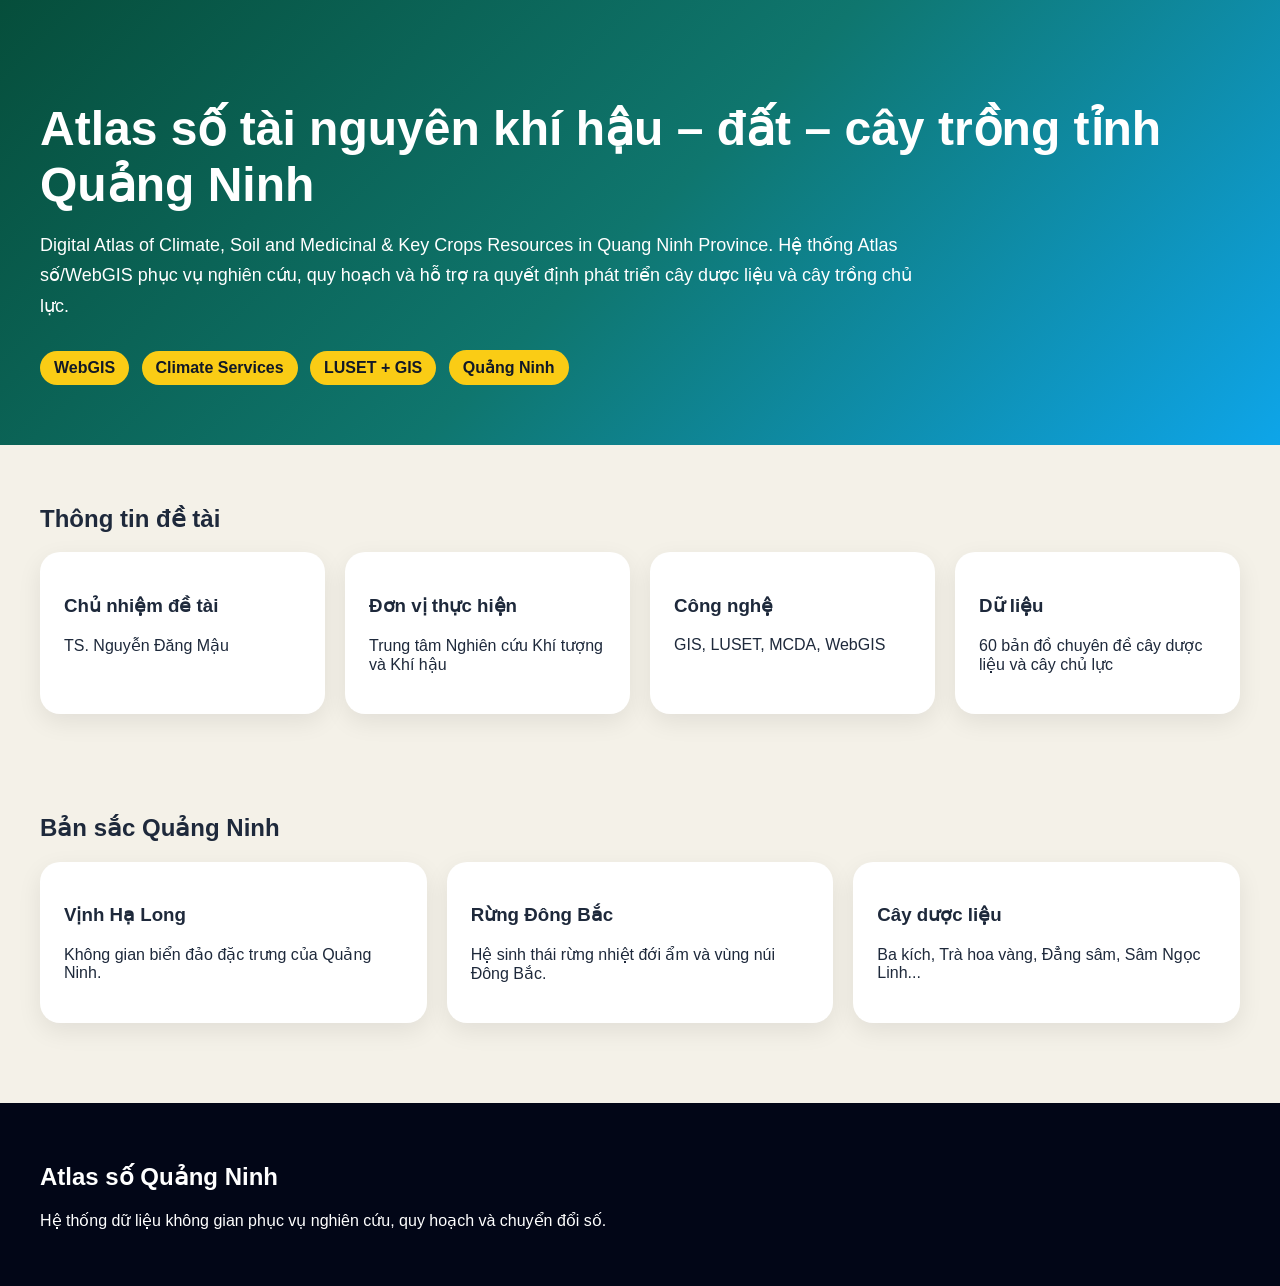
<file: index.html>
<!DOCTYPE html>
<html lang="vi">
<head>
<meta charset="UTF-8">
<meta name="viewport" content="width=device-width, initial-scale=1.0">
<title>Atlas số Quảng Ninh</title>
<style>
body{font-family:Arial,sans-serif;margin:0;background:#f4f1e8;color:#1e293b;}
.hero{background:linear-gradient(135deg,#064e3b,#0f766e,#0ea5e9);color:white;padding:60px 40px;}
.hero h1{font-size:48px;margin-bottom:10px;}
.hero p{font-size:18px;max-width:900px;line-height:1.7;}
.section{padding:40px;}
.card-grid{display:grid;grid-template-columns:repeat(auto-fit,minmax(250px,1fr));gap:20px;}
.card{background:white;padding:24px;border-radius:20px;box-shadow:0 8px 24px rgba(0,0,0,0.08);}
.footer{background:#020617;color:white;padding:40px;margin-top:40px;}
.badge{display:inline-block;padding:8px 14px;background:#facc15;color:#111827;border-radius:999px;font-weight:bold;margin-right:8px;margin-top:10px;}
</style>
</head>
<body>

<section class="hero">
<h1>Atlas số tài nguyên khí hậu – đất – cây trồng tỉnh Quảng Ninh</h1>
<p>
Digital Atlas of Climate, Soil and Medicinal & Key Crops Resources in Quang Ninh Province.
Hệ thống Atlas số/WebGIS phục vụ nghiên cứu, quy hoạch và hỗ trợ ra quyết định phát triển cây dược liệu và cây trồng chủ lực.
</p>

<div class="badge">WebGIS</div>
<div class="badge">Climate Services</div>
<div class="badge">LUSET + GIS</div>
<div class="badge">Quảng Ninh</div>
</section>

<section class="section">
<h2>Thông tin đề tài</h2>

<div class="card-grid">
<div class="card">
<h3>Chủ nhiệm đề tài</h3>
<p>TS. Nguyễn Đăng Mậu</p>
</div>

<div class="card">
<h3>Đơn vị thực hiện</h3>
<p>Trung tâm Nghiên cứu Khí tượng và Khí hậu</p>
</div>

<div class="card">
<h3>Công nghệ</h3>
<p>GIS, LUSET, MCDA, WebGIS</p>
</div>

<div class="card">
<h3>Dữ liệu</h3>
<p>60 bản đồ chuyên đề cây dược liệu và cây chủ lực</p>
</div>
</div>
</section>

<section class="section">
<h2>Bản sắc Quảng Ninh</h2>
<div class="card-grid">
<div class="card">
<h3>Vịnh Hạ Long</h3>
<p>Không gian biển đảo đặc trưng của Quảng Ninh.</p>
</div>

<div class="card">
<h3>Rừng Đông Bắc</h3>
<p>Hệ sinh thái rừng nhiệt đới ẩm và vùng núi Đông Bắc.</p>
</div>

<div class="card">
<h3>Cây dược liệu</h3>
<p>Ba kích, Trà hoa vàng, Đẳng sâm, Sâm Ngọc Linh...</p>
</div>
</div>
</section>

<footer class="footer">
<h2>Atlas số Quảng Ninh</h2>
<p>Hệ thống dữ liệu không gian phục vụ nghiên cứu, quy hoạch và chuyển đổi số.</p>
</footer>

</body>
</html>
</file>
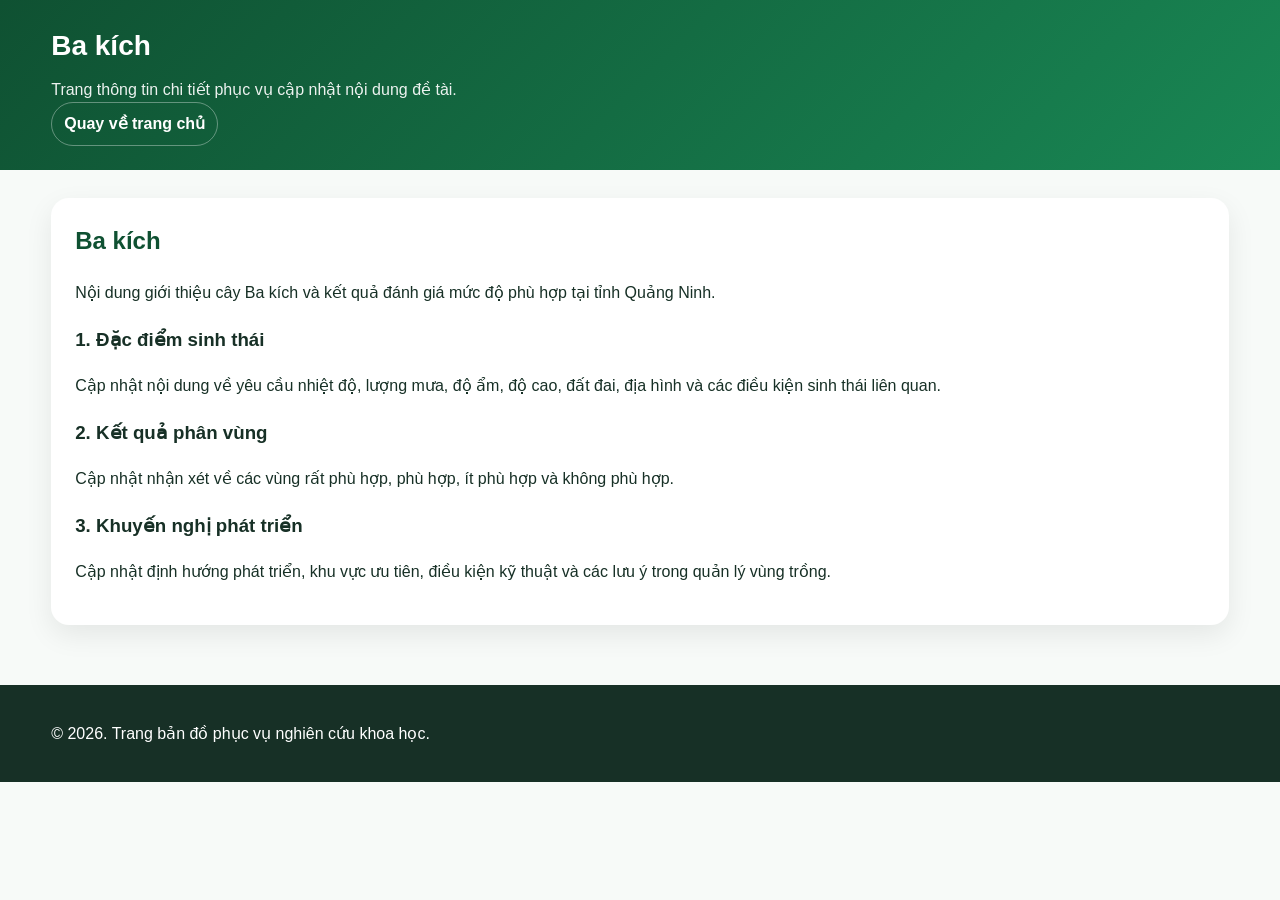
<file: pages/ba-kich.html>
<!DOCTYPE html>
<html lang="vi">
<head>
  <meta charset="UTF-8" />
  <meta name="viewport" content="width=device-width, initial-scale=1.0" />
  <title>Ba kích</title>
  <link rel="stylesheet" href="../assets/css/style.css" />
</head>
<body>
  <header class="site-header">
    <div class="container">
      <h1>Ba kích</h1>
      <p class="subtitle">Trang thông tin chi tiết phục vụ cập nhật nội dung đề tài.</p>
      <nav><a href="../index.html">Quay về trang chủ</a></nav>
    </div>
  </header>

  <main class="container section">
    <article class="hero-text">
      <h2>Ba kích</h2>
      <p>Nội dung giới thiệu cây Ba kích và kết quả đánh giá mức độ phù hợp tại tỉnh Quảng Ninh.</p>

      <h3>1. Đặc điểm sinh thái</h3>
      <p>Cập nhật nội dung về yêu cầu nhiệt độ, lượng mưa, độ ẩm, độ cao, đất đai, địa hình và các điều kiện sinh thái liên quan.</p>

      <h3>2. Kết quả phân vùng</h3>
      <p>Cập nhật nhận xét về các vùng rất phù hợp, phù hợp, ít phù hợp và không phù hợp.</p>

      <h3>3. Khuyến nghị phát triển</h3>
      <p>Cập nhật định hướng phát triển, khu vực ưu tiên, điều kiện kỹ thuật và các lưu ý trong quản lý vùng trồng.</p>
    </article>
  </main>

  <footer>
    <div class="container">
      <p>© 2026. Trang bản đồ phục vụ nghiên cứu khoa học.</p>
    </div>
  </footer>
</body>
</html>
</file>
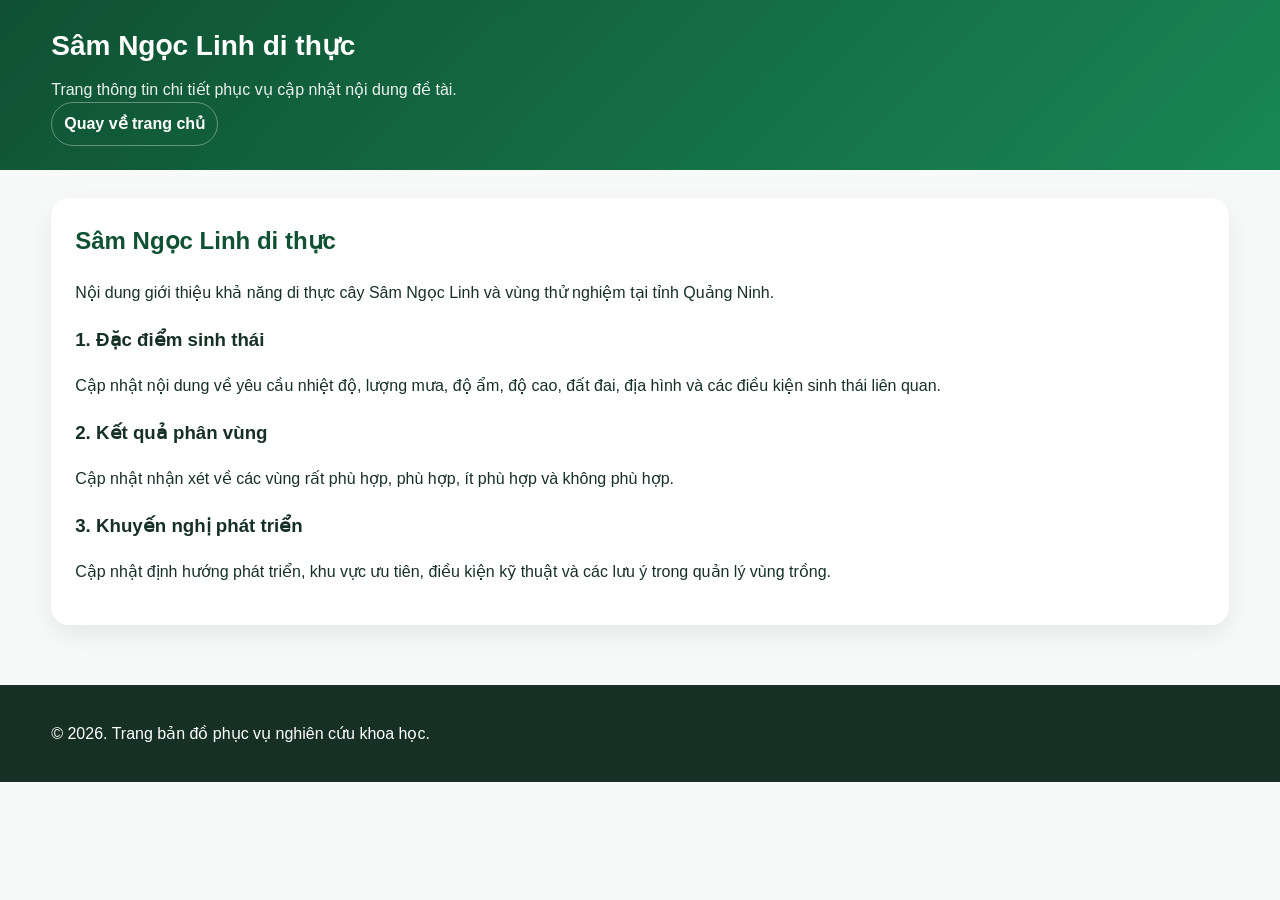
<file: pages/sam-ngoc-linh.html>
<!DOCTYPE html>
<html lang="vi">
<head>
  <meta charset="UTF-8" />
  <meta name="viewport" content="width=device-width, initial-scale=1.0" />
  <title>Sâm Ngọc Linh di thực</title>
  <link rel="stylesheet" href="../assets/css/style.css" />
</head>
<body>
  <header class="site-header">
    <div class="container">
      <h1>Sâm Ngọc Linh di thực</h1>
      <p class="subtitle">Trang thông tin chi tiết phục vụ cập nhật nội dung đề tài.</p>
      <nav><a href="../index.html">Quay về trang chủ</a></nav>
    </div>
  </header>

  <main class="container section">
    <article class="hero-text">
      <h2>Sâm Ngọc Linh di thực</h2>
      <p>Nội dung giới thiệu khả năng di thực cây Sâm Ngọc Linh và vùng thử nghiệm tại tỉnh Quảng Ninh.</p>

      <h3>1. Đặc điểm sinh thái</h3>
      <p>Cập nhật nội dung về yêu cầu nhiệt độ, lượng mưa, độ ẩm, độ cao, đất đai, địa hình và các điều kiện sinh thái liên quan.</p>

      <h3>2. Kết quả phân vùng</h3>
      <p>Cập nhật nhận xét về các vùng rất phù hợp, phù hợp, ít phù hợp và không phù hợp.</p>

      <h3>3. Khuyến nghị phát triển</h3>
      <p>Cập nhật định hướng phát triển, khu vực ưu tiên, điều kiện kỹ thuật và các lưu ý trong quản lý vùng trồng.</p>
    </article>
  </main>

  <footer>
    <div class="container">
      <p>© 2026. Trang bản đồ phục vụ nghiên cứu khoa học.</p>
    </div>
  </footer>
</body>
</html>
</file>
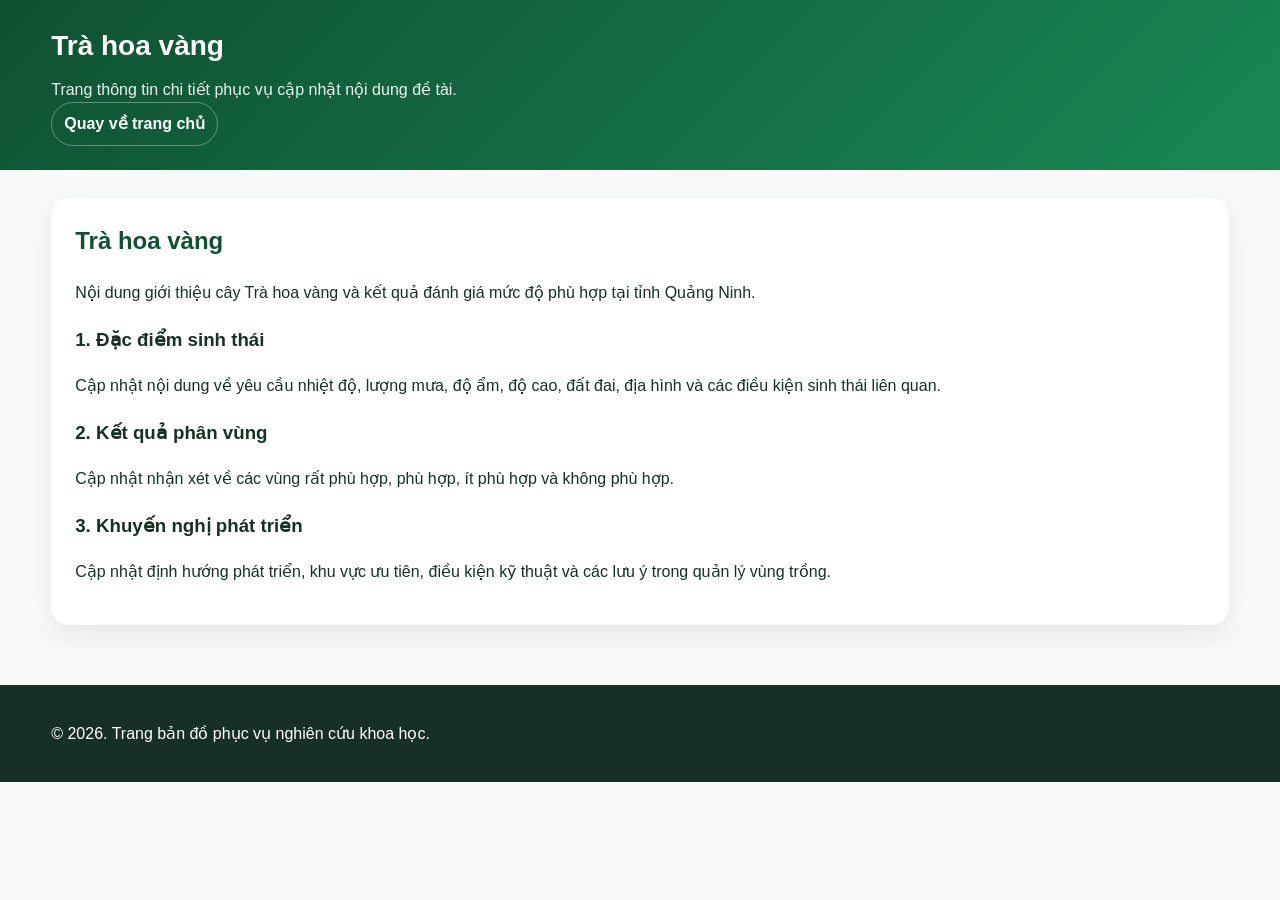
<file: pages/tra-hoa-vang.html>
<!DOCTYPE html>
<html lang="vi">
<head>
  <meta charset="UTF-8" />
  <meta name="viewport" content="width=device-width, initial-scale=1.0" />
  <title>Trà hoa vàng</title>
  <link rel="stylesheet" href="../assets/css/style.css" />
</head>
<body>
  <header class="site-header">
    <div class="container">
      <h1>Trà hoa vàng</h1>
      <p class="subtitle">Trang thông tin chi tiết phục vụ cập nhật nội dung đề tài.</p>
      <nav><a href="../index.html">Quay về trang chủ</a></nav>
    </div>
  </header>

  <main class="container section">
    <article class="hero-text">
      <h2>Trà hoa vàng</h2>
      <p>Nội dung giới thiệu cây Trà hoa vàng và kết quả đánh giá mức độ phù hợp tại tỉnh Quảng Ninh.</p>

      <h3>1. Đặc điểm sinh thái</h3>
      <p>Cập nhật nội dung về yêu cầu nhiệt độ, lượng mưa, độ ẩm, độ cao, đất đai, địa hình và các điều kiện sinh thái liên quan.</p>

      <h3>2. Kết quả phân vùng</h3>
      <p>Cập nhật nhận xét về các vùng rất phù hợp, phù hợp, ít phù hợp và không phù hợp.</p>

      <h3>3. Khuyến nghị phát triển</h3>
      <p>Cập nhật định hướng phát triển, khu vực ưu tiên, điều kiện kỹ thuật và các lưu ý trong quản lý vùng trồng.</p>
    </article>
  </main>

  <footer>
    <div class="container">
      <p>© 2026. Trang bản đồ phục vụ nghiên cứu khoa học.</p>
    </div>
  </footer>
</body>
</html>
</file>
<file: assets/css/style.css>
* {
  box-sizing: border-box;
}

body {
  margin: 0;
  font-family: Arial, Helvetica, sans-serif;
  color: #173026;
  background: #f7faf8;
  line-height: 1.6;
}

.container {
  width: min(1180px, 92%);
  margin: 0 auto;
}

.site-header {
  background: linear-gradient(135deg, #0f5132, #198754);
  color: white;
  padding: 24px 0;
}

.header-inner {
  display: flex;
  justify-content: space-between;
  gap: 24px;
  align-items: center;
}

.site-header h1 {
  margin: 0;
  font-size: 28px;
}

.subtitle {
  margin: 8px 0 0;
  opacity: 0.92;
}

nav {
  display: flex;
  flex-wrap: wrap;
  gap: 12px;
}

nav a {
  color: white;
  text-decoration: none;
  font-weight: bold;
  padding: 8px 12px;
  border: 1px solid rgba(255,255,255,0.35);
  border-radius: 999px;
}

.hero {
  display: grid;
  grid-template-columns: 1.5fr 1fr;
  gap: 24px;
  padding: 42px 0 24px;
}

.hero-text, .hero-card, .layer-panel, .card, .download-box, .contact-box {
  background: white;
  border-radius: 18px;
  padding: 24px;
  box-shadow: 0 10px 28px rgba(0,0,0,0.08);
}

.hero-text h2, .section-title h2 {
  margin-top: 0;
  color: #0f5132;
}

.section {
  padding: 28px 0;
}

.section-title {
  margin-bottom: 16px;
}

.map-layout {
  display: grid;
  grid-template-columns: 300px 1fr;
  gap: 18px;
  align-items: stretch;
}

.layer-panel h3 {
  margin-top: 0;
}

.layer-item {
  display: block;
  background: #f1f8f4;
  margin-bottom: 10px;
  padding: 12px;
  border-radius: 12px;
  cursor: pointer;
}

.layer-item input {
  margin-right: 8px;
}

#map {
  width: 100%;
  min-height: 620px;
  border-radius: 18px;
  overflow: hidden;
  box-shadow: 0 10px 28px rgba(0,0,0,0.08);
  background: #dfeee6;
}

.legend {
  margin-top: 24px;
  padding-top: 14px;
  border-top: 1px solid #e0e0e0;
}

.legend-box {
  display: inline-block;
  width: 18px;
  height: 14px;
  border-radius: 3px;
  margin-right: 8px;
  vertical-align: middle;
}

.high { background: #1a9850; }
.medium { background: #91cf60; }
.low { background: #fee08b; }
.none { background: #d73027; }

.note {
  margin-top: 18px;
  font-size: 14px;
  background: #fff8e1;
  border-left: 4px solid #ffc107;
  padding: 12px;
  border-radius: 8px;
}

.cards {
  display: grid;
  grid-template-columns: repeat(3, 1fr);
  gap: 18px;
}

.card h3 {
  color: #0f5132;
  margin-top: 0;
}

.card a {
  display: inline-block;
  margin-top: 10px;
  color: #0f5132;
  font-weight: bold;
}

footer {
  margin-top: 32px;
  padding: 20px 0;
  background: #173026;
  color: white;
}

@media (max-width: 900px) {
  .header-inner, .hero, .map-layout, .cards {
    grid-template-columns: 1fr;
    display: grid;
  }

  nav {
    justify-content: flex-start;
  }

  #map {
    min-height: 480px;
  }
}
</file>
